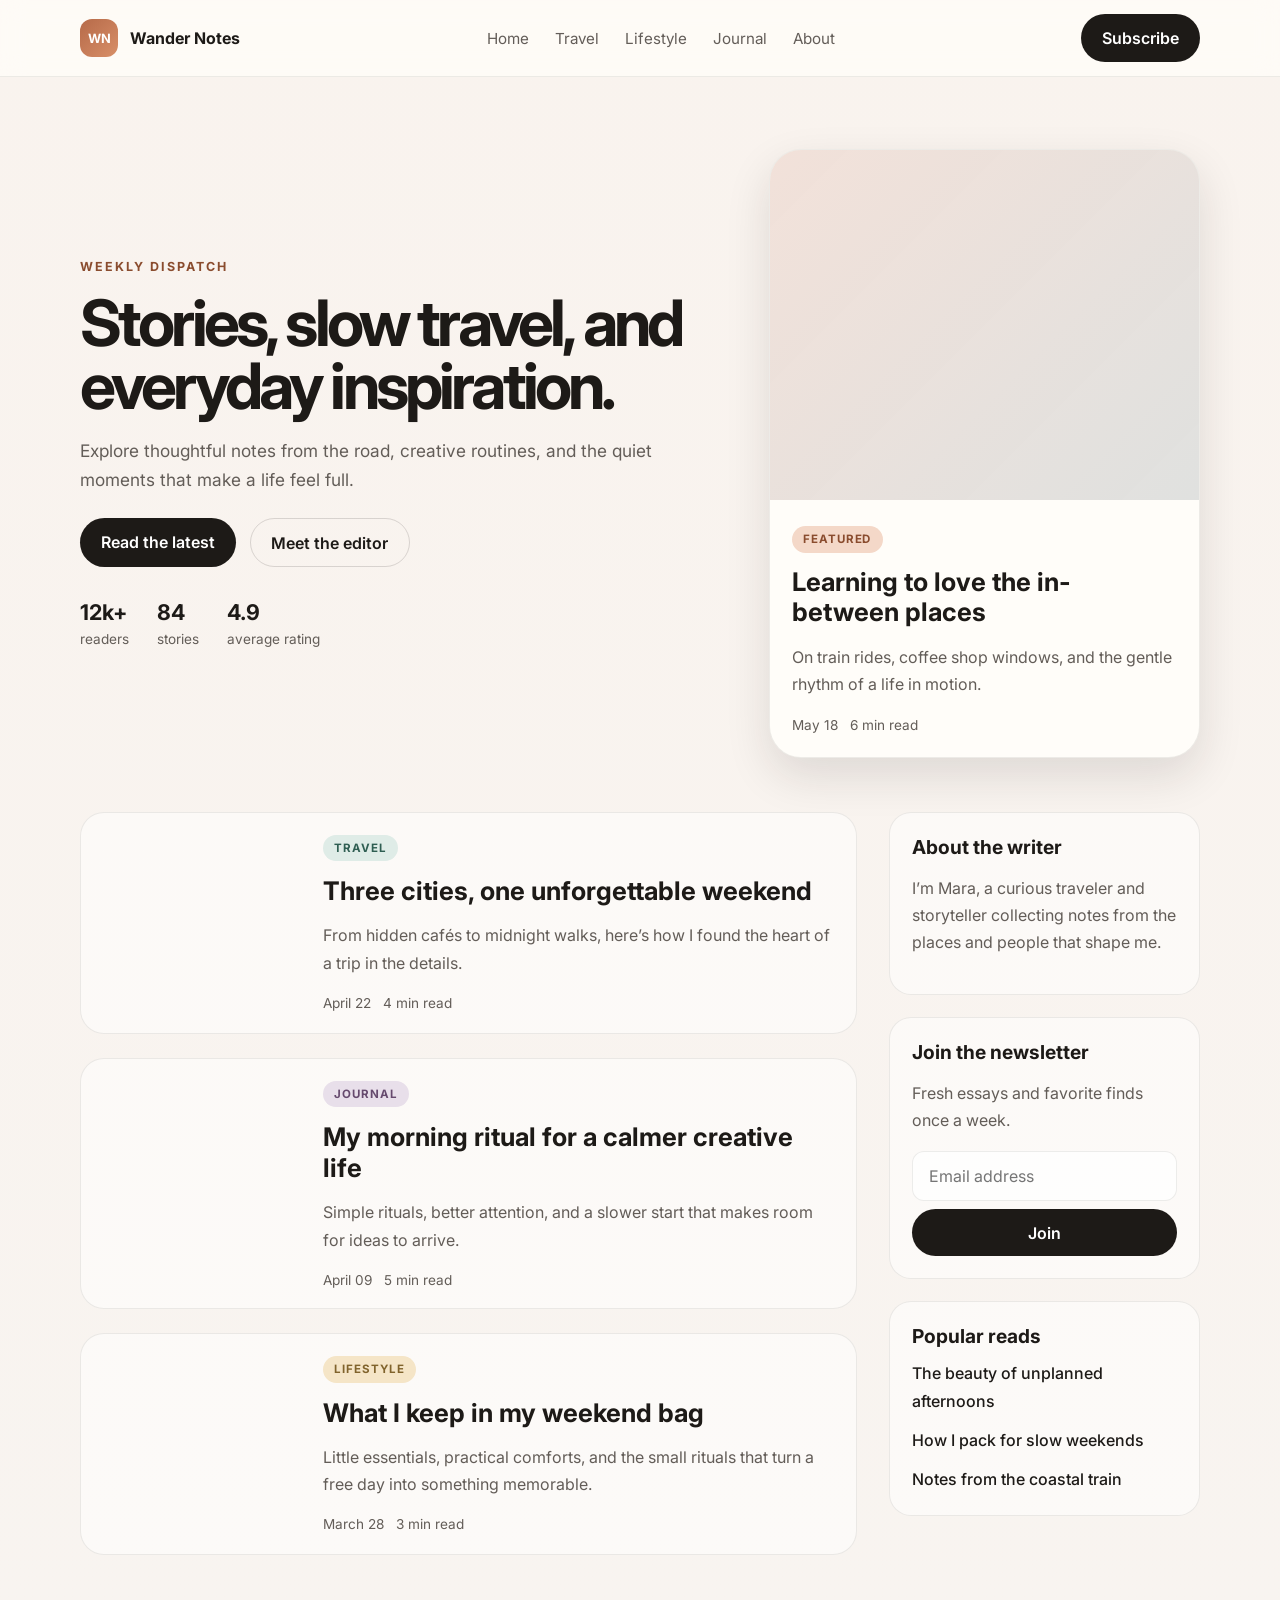
<file: index.html>
<!DOCTYPE html>
<html lang="en">
  <head>
    <meta charset="UTF-8" />
    <meta name="viewport" content="width=device-width, initial-scale=1.0" />
    <title>Wander Notes</title>
    <link rel="preconnect" href="https://fonts.googleapis.com" />
    <link rel="preconnect" href="https://fonts.gstatic.com" crossorigin />
    <link href="https://fonts.googleapis.com/css2?family=Inter:wght@400;500;600;700;800&display=swap" rel="stylesheet" />
    <link rel="stylesheet" href="styles.css" />
  </head>
  <body>
    <header class="site-header">
      <div class="container nav">
        <div class="brand-wrap">
          <div class="brand-mark">WN</div>
          <span>Wander Notes</span>
        </div>
        <nav class="main-nav" aria-label="Main navigation">
          <a href="#">Home</a>
          <a href="#">Travel</a>
          <a href="#">Lifestyle</a>
          <a href="#">Journal</a>
          <a href="#">About</a>
        </nav>
        <button class="nav-button">Subscribe</button>
      </div>
    </header>

    <main>
      <section class="hero">
        <div class="container hero-content">
          <div class="hero-text">
            <p class="eyebrow">Weekly Dispatch</p>
            <h1>Stories, slow travel, and everyday inspiration.</h1>
            <p class="lede">
              Explore thoughtful notes from the road, creative routines, and the quiet moments that make a life feel full.
            </p>
            <div class="hero-actions">
              <a class="primary-btn" href="#latest">Read the latest</a>
              <a class="secondary-btn" href="#about">Meet the editor</a>
            </div>
            <ul class="stats" aria-label="Blog statistics">
              <li><strong>12k+</strong><span>readers</span></li>
              <li><strong>84</strong><span>stories</span></li>
              <li><strong>4.9</strong><span>average rating</span></li>
            </ul>
          </div>

          <div class="hero-card" aria-label="Featured post preview">
            <div class="card-image"></div>
            <div class="card-body">
              <span class="tag">Featured</span>
              <h2>Learning to love the in-between places</h2>
              <p>On train rides, coffee shop windows, and the gentle rhythm of a life in motion.</p>
              <div class="meta-row">
                <span>May 18</span>
                <span>6 min read</span>
              </div>
            </div>
          </div>
        </div>
      </section>

      <section class="content container" id="latest">
        <div class="posts">
          <article class="post-card">
            <div class="post-image image-one"></div>
            <div class="post-body">
              <span class="tag travel">Travel</span>
              <h3>Three cities, one unforgettable weekend</h3>
              <p>From hidden cafés to midnight walks, here’s how I found the heart of a trip in the details.</p>
              <div class="meta-row">
                <span>April 22</span>
                <span>4 min read</span>
              </div>
            </div>
          </article>

          <article class="post-card">
            <div class="post-image image-two"></div>
            <div class="post-body">
              <span class="tag journal">Journal</span>
              <h3>My morning ritual for a calmer creative life</h3>
              <p>Simple rituals, better attention, and a slower start that makes room for ideas to arrive.</p>
              <div class="meta-row">
                <span>April 09</span>
                <span>5 min read</span>
              </div>
            </div>
          </article>

          <article class="post-card">
            <div class="post-image image-three"></div>
            <div class="post-body">
              <span class="tag lifestyle">Lifestyle</span>
              <h3>What I keep in my weekend bag</h3>
              <p>Little essentials, practical comforts, and the small rituals that turn a free day into something memorable.</p>
              <div class="meta-row">
                <span>March 28</span>
                <span>3 min read</span>
              </div>
            </div>
          </article>
        </div>

        <aside class="sidebar">
          <div class="side-card about-card" id="about">
            <h3>About the writer</h3>
            <p>
              I’m Mara, a curious traveler and storyteller collecting notes from the places and people that shape me.
            </p>
          </div>

          <div class="side-card newsletter">
            <h3>Join the newsletter</h3>
            <p>Fresh essays and favorite finds once a week.</p>
            <form>
              <input type="email" placeholder="Email address" aria-label="Email address" />
              <button type="submit">Join</button>
            </form>
          </div>

          <div class="side-card popular">
            <h3>Popular reads</h3>
            <ul>
              <li><a href="#">The beauty of unplanned afternoons</a></li>
              <li><a href="#">How I pack for slow weekends</a></li>
              <li><a href="#">Notes from the coastal train</a></li>
            </ul>
          </div>
        </aside>
      </section>
    </main>
  </body>
</html>
</file>
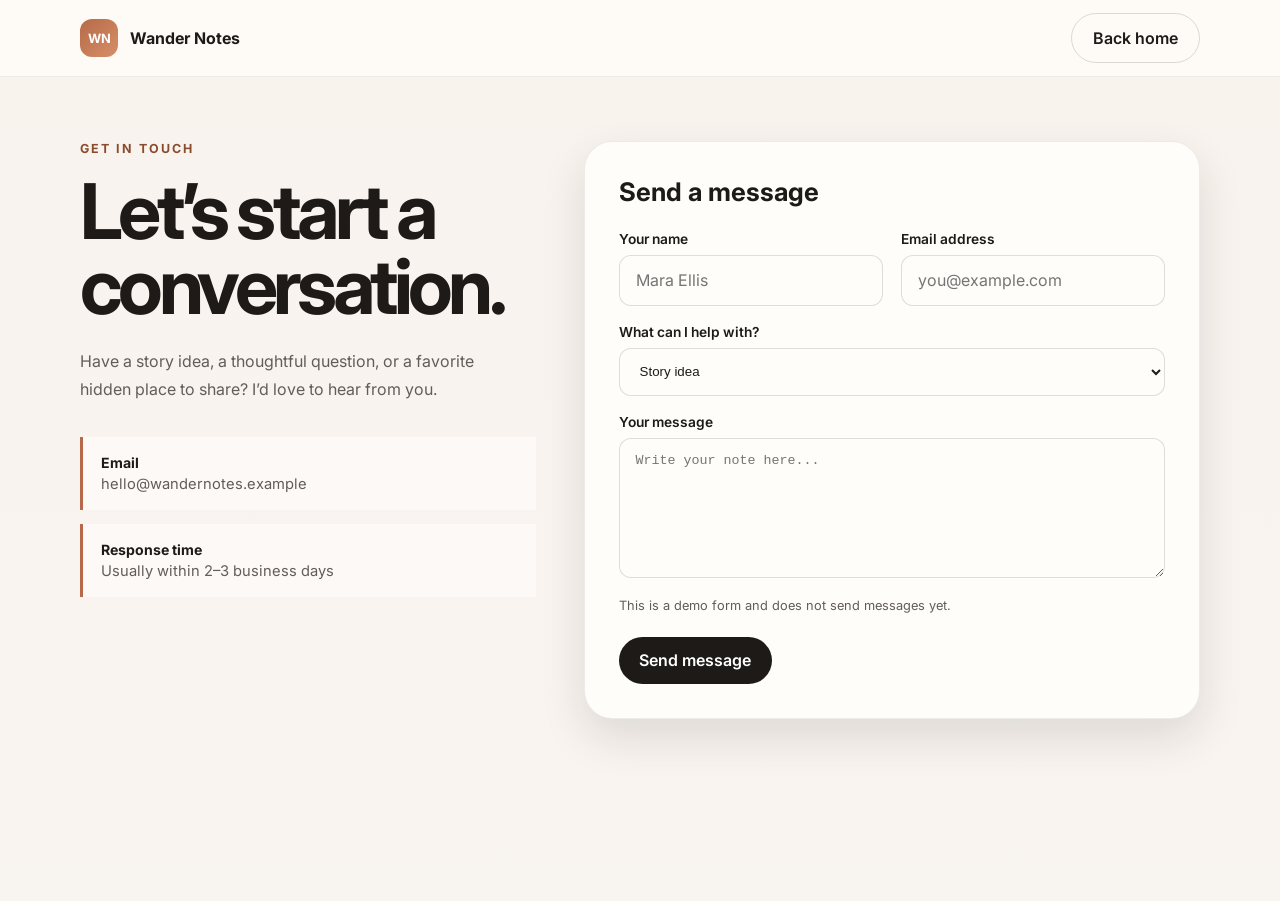
<file: contact.html>
<!DOCTYPE html>
<html lang="en">
  <head>
    <meta charset="UTF-8" />
    <meta name="viewport" content="width=device-width, initial-scale=1.0" />
    <title>Contact | Wander Notes</title>
    <link rel="preconnect" href="https://fonts.googleapis.com" />
    <link rel="preconnect" href="https://fonts.gstatic.com" crossorigin />
    <link href="https://fonts.googleapis.com/css2?family=Inter:wght@400;500;600;700;800&display=swap" rel="stylesheet" />
    <link rel="stylesheet" href="styles.css" />
    <style>
      .contact-page {
        min-height: calc(100vh - 76px);
        padding: 64px 0 80px;
      }

      .contact-layout {
        display: grid;
        grid-template-columns: 0.85fr 1.15fr;
        gap: 48px;
        align-items: start;
      }

      .contact-intro h1 {
        margin: 0;
        max-width: 480px;
        font-size: clamp(2.6rem, 6vw, 4.8rem);
        line-height: 0.98;
        letter-spacing: -0.06em;
      }

      .contact-intro > p:not(.eyebrow) {
        max-width: 430px;
        margin: 22px 0 0;
        color: var(--muted);
        line-height: 1.75;
      }

      .contact-details {
        display: grid;
        gap: 14px;
        margin-top: 34px;
      }

      .contact-detail {
        padding: 17px 18px;
        border-left: 3px solid var(--accent);
        background: rgba(255, 255, 255, 0.48);
      }

      .contact-detail strong,
      .contact-detail span {
        display: block;
      }

      .contact-detail strong {
        margin-bottom: 4px;
        font-size: 0.88rem;
      }

      .contact-detail span {
        color: var(--muted);
        font-size: 0.92rem;
      }

      .contact-form {
        padding: 34px;
        background: var(--paper);
        border: 1px solid var(--line);
        border-radius: 28px;
        box-shadow: var(--shadow);
      }

      .contact-form h2 {
        margin: 0 0 24px;
        font-size: 1.6rem;
      }

      .form-grid {
        display: grid;
        grid-template-columns: 1fr 1fr;
        gap: 18px;
      }

      .field {
        display: grid;
        gap: 8px;
      }

      .field.full-width {
        grid-column: 1 / -1;
      }

      .field label {
        font-size: 0.86rem;
        font-weight: 600;
      }

      .field input,
      .field select,
      .field textarea {
        width: 100%;
        border: 1px solid rgba(29, 26, 23, 0.14);
        border-radius: 12px;
        padding: 0.9rem 1rem;
        color: var(--ink);
        background: #fffdfa;
        outline: none;
      }

      .field input:focus,
      .field select:focus,
      .field textarea:focus {
        border-color: var(--accent);
        box-shadow: 0 0 0 3px rgba(182, 106, 73, 0.14);
      }

      .field textarea {
        min-height: 140px;
        resize: vertical;
      }

      .form-note {
        margin: 18px 0 0;
        color: var(--muted);
        font-size: 0.8rem;
        line-height: 1.5;
      }

      .contact-form button {
        margin-top: 22px;
        border: 0;
        cursor: pointer;
      }

      @media (max-width: 760px) {
        .contact-layout {
          grid-template-columns: 1fr;
          gap: 36px;
        }
      }

      @media (max-width: 540px) {
        .contact-page {
          padding-top: 42px;
        }

        .contact-form {
          padding: 25px 20px;
        }

        .form-grid {
          grid-template-columns: 1fr;
        }

        .field.full-width {
          grid-column: auto;
        }
      }
    </style>
  </head>
  <body>
    <header class="site-header">
      <div class="container nav">
        <a class="brand-wrap" href="index.html" aria-label="Wander Notes home">
          <div class="brand-mark">WN</div>
          <span>Wander Notes</span>
        </a>
        <a class="secondary-btn" href="index.html">Back home</a>
      </div>
    </header>

    <main class="contact-page">
      <div class="container contact-layout">
        <section class="contact-intro" aria-labelledby="contact-title">
          <p class="eyebrow">Get in touch</p>
          <h1 id="contact-title">Let’s start a conversation.</h1>
          <p>Have a story idea, a thoughtful question, or a favorite hidden place to share? I’d love to hear from you.</p>
          <div class="contact-details">
            <div class="contact-detail">
              <strong>Email</strong>
              <span>hello@wandernotes.example</span>
            </div>
            <div class="contact-detail">
              <strong>Response time</strong>
              <span>Usually within 2–3 business days</span>
            </div>
          </div>
        </section>

        <section class="contact-form" aria-labelledby="form-title">
          <h2 id="form-title">Send a message</h2>
          <form action="#" method="post">
            <div class="form-grid">
              <div class="field">
                <label for="name">Your name</label>
                <input id="name" name="name" type="text" autocomplete="name" placeholder="Mara Ellis" required />
              </div>
              <div class="field">
                <label for="email">Email address</label>
                <input id="email" name="email" type="email" autocomplete="email" placeholder="you@example.com" required />
              </div>
              <div class="field full-width">
                <label for="topic">What can I help with?</label>
                <select id="topic" name="topic">
                  <option value="story-idea">Story idea</option>
                  <option value="collaboration">Collaboration</option>
                  <option value="reader-note">Reader note</option>
                  <option value="other">Something else</option>
                </select>
              </div>
              <div class="field full-width">
                <label for="message">Your message</label>
                <textarea id="message" name="message" placeholder="Write your note here..." required></textarea>
              </div>
            </div>
            <p class="form-note">This is a demo form and does not send messages yet.</p>
            <button class="primary-btn" type="submit">Send message</button>
          </form>
        </section>
      </div>
    </main>
  </body>
</html>
</file>
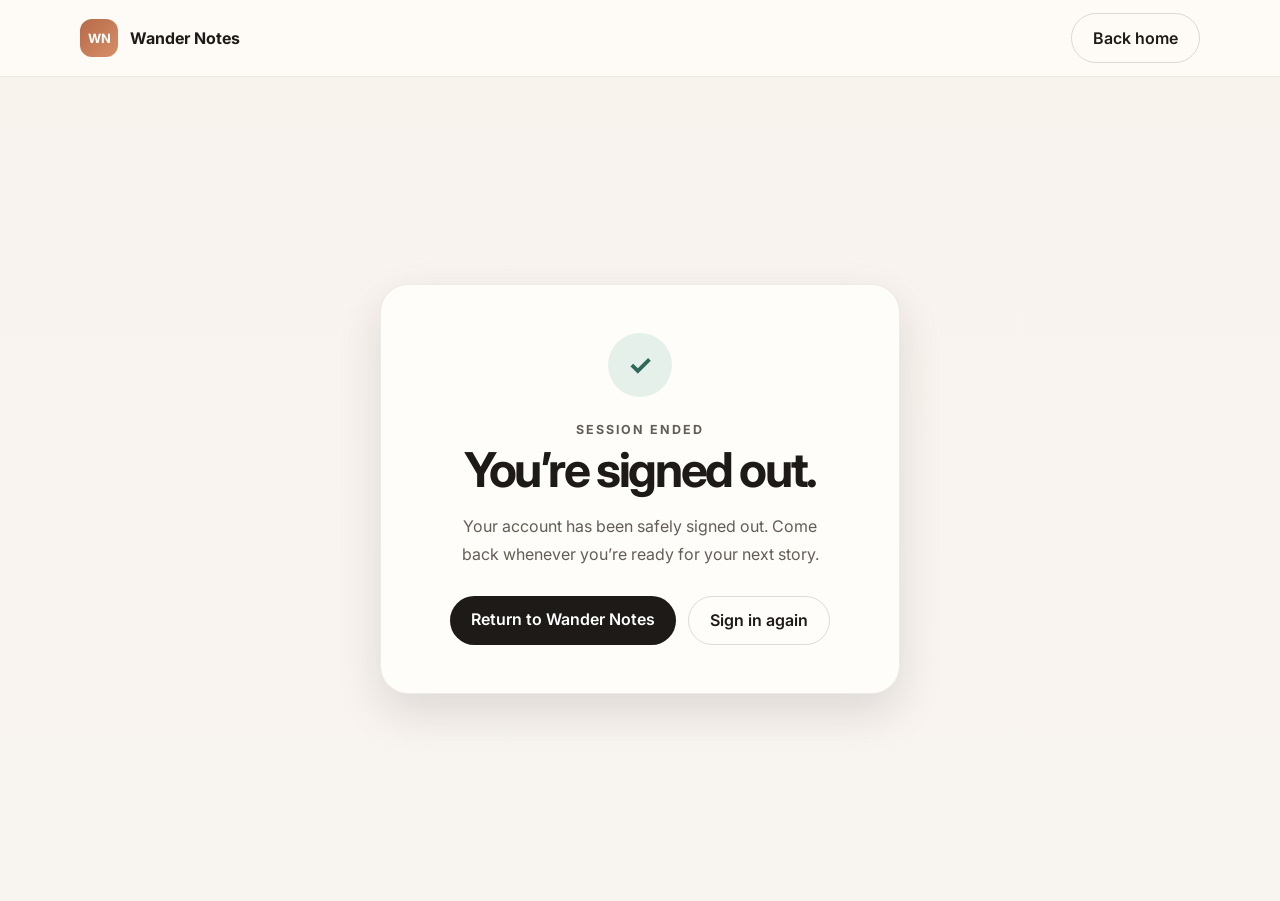
<file: logout.html>
<!DOCTYPE html>
<html lang="en">
  <head>
    <meta charset="UTF-8" />
    <meta name="viewport" content="width=device-width, initial-scale=1.0" />
    <title>Signed out | Wander Notes</title>
    <link rel="preconnect" href="https://fonts.googleapis.com" />
    <link rel="preconnect" href="https://fonts.gstatic.com" crossorigin />
    <link href="https://fonts.googleapis.com/css2?family=Inter:wght@400;500;600;700;800&display=swap" rel="stylesheet" />
    <link rel="stylesheet" href="styles.css" />
    <style>
      .logout-page {
        min-height: calc(100vh - 76px);
        display: grid;
        place-items: center;
        padding: 48px 0;
      }

      .logout-card {
        width: min(100%, 520px);
        padding: 48px 42px;
        text-align: center;
        background: var(--paper);
        border: 1px solid var(--line);
        border-radius: 28px;
        box-shadow: var(--shadow);
      }

      .logout-icon {
        width: 64px;
        height: 64px;
        margin: 0 auto 22px;
        display: grid;
        place-items: center;
        border-radius: 50%;
        background: #e5f0eb;
        color: #2f6858;
        font-size: 1.75rem;
        font-weight: 700;
      }

      .logout-card h1 {
        margin: 0;
        font-size: clamp(2rem, 5vw, 3rem);
        letter-spacing: -0.05em;
      }

      .logout-card p {
        margin: 14px auto 0;
        max-width: 380px;
        color: var(--muted);
        line-height: 1.7;
      }

      .logout-actions {
        display: flex;
        justify-content: center;
        flex-wrap: wrap;
        gap: 12px;
        margin-top: 28px;
      }

      @media (max-width: 540px) {
        .logout-card {
          padding: 36px 24px;
        }
      }
    </style>
  </head>
  <body>
    <header class="site-header">
      <div class="container nav">
        <a class="brand-wrap" href="index.html" aria-label="Wander Notes home">
          <div class="brand-mark">WN</div>
          <span>Wander Notes</span>
        </a>
        <a class="secondary-btn" href="index.html">Back home</a>
      </div>
    </header>

    <main class="logout-page">
      <section class="logout-card" aria-labelledby="logout-title">
        <div class="logout-icon" aria-hidden="true">✓</div>
        <p class="eyebrow">Session ended</p>
        <h1 id="logout-title">You’re signed out.</h1>
        <p>Your account has been safely signed out. Come back whenever you’re ready for your next story.</p>
        <div class="logout-actions">
          <a class="primary-btn" href="index.html">Return to Wander Notes</a>
          <a class="secondary-btn" href="#">Sign in again</a>
        </div>
      </section>
    </main>
  </body>
</html>
</file>
<file: styles.css>
:root {
  --bg: #f5efe8;
  --paper: #fffdf9;
  --card: #f1e6db;
  --ink: #1d1a17;
  --muted: #635d58;
  --accent: #b66a49;
  --accent-dark: #8a4c2e;
  --line: rgba(29, 26, 23, 0.08);
  --shadow: 0 18px 45px rgba(29, 26, 23, 0.12);
}

* {
  box-sizing: border-box;
}

html {
  scroll-behavior: smooth;
}

body {
  margin: 0;
  font-family: "Inter", sans-serif;
  background: linear-gradient(180deg, #f9f3ee 0%, #f8f4f0 100%);
  color: var(--ink);
}

a {
  color: inherit;
  text-decoration: none;
}

img {
  max-width: 100%;
  display: block;
}

button,
input {
  font: inherit;
}

.container {
  width: min(1120px, calc(100% - 40px));
  margin: 0 auto;
}

.site-header {
  position: sticky;
  top: 0;
  z-index: 10;
  background: rgba(255, 253, 249, 0.78);
  backdrop-filter: blur(12px);
  border-bottom: 1px solid var(--line);
}

.nav {
  display: flex;
  align-items: center;
  justify-content: space-between;
  min-height: 76px;
  gap: 20px;
}

.brand-wrap {
  display: flex;
  align-items: center;
  gap: 12px;
  font-weight: 700;
}

.brand-mark {
  width: 38px;
  height: 38px;
  display: grid;
  place-items: center;
  border-radius: 12px;
  background: linear-gradient(135deg, var(--accent), #d88f68);
  color: white;
  font-size: 0.8rem;
}

.main-nav {
  display: flex;
  align-items: center;
  gap: 26px;
  color: var(--muted);
  font-size: 0.95rem;
}

.main-nav a:hover {
  color: var(--ink);
}

.nav-button,
.primary-btn,
.secondary-btn,
.newsletter button {
  border: 0;
  border-radius: 999px;
  padding: 0.85rem 1.3rem;
  font-weight: 600;
  cursor: pointer;
  transition: transform 0.2s ease, opacity 0.2s ease;
}

.nav-button,
.primary-btn,
.newsletter button {
  background: var(--ink);
  color: white;
}

.secondary-btn {
  background: transparent;
  color: var(--ink);
  border: 1px solid rgba(29, 26, 23, 0.15);
}

.nav-button:hover,
.primary-btn:hover,
.secondary-btn:hover,
.newsletter button:hover {
  transform: translateY(-1px);
}

.hero {
  padding: 72px 0 54px;
}

.hero-content {
  display: grid;
  grid-template-columns: 1.2fr 0.8fr;
  align-items: center;
  gap: 42px;
}

.eyebrow {
  margin: 0 0 18px;
  color: var(--accent-dark);
  font-weight: 700;
  text-transform: uppercase;
  letter-spacing: 0.16em;
  font-size: 0.78rem;
}

.hero-text h1 {
  margin: 0;
  font-size: clamp(2.7rem, 5vw, 5rem);
  line-height: 0.98;
  letter-spacing: -0.06em;
}

.lede {
  margin: 18px 0 0;
  max-width: 620px;
  color: var(--muted);
  font-size: 1.08rem;
  line-height: 1.7;
}

.hero-actions {
  display: flex;
  flex-wrap: wrap;
  gap: 14px;
  margin-top: 24px;
}

.stats {
  list-style: none;
  padding: 0;
  margin: 32px 0 0;
  display: flex;
  flex-wrap: wrap;
  gap: 28px;
}

.stats li {
  display: flex;
  flex-direction: column;
  gap: 6px;
}

.stats strong {
  font-size: 1.35rem;
}

.stats span {
  color: var(--muted);
  font-size: 0.85rem;
}

.hero-card {
  background: var(--paper);
  border: 1px solid var(--line);
  border-radius: 32px;
  overflow: hidden;
  box-shadow: var(--shadow);
}

.card-image {
  height: 350px;
  background: linear-gradient(135deg, rgba(184, 101, 74, 0.18), rgba(60, 80, 88, 0.16)),
    url("https://images.unsplash.com/photo-1501785888041-af3ef285b470?auto=format&fit=crop&w=900&q=80") center/cover no-repeat;
}

.card-body {
  padding: 26px 22px 24px;
}

.tag {
  display: inline-block;
  padding: 0.4rem 0.7rem;
  border-radius: 999px;
  background: #f4d8c8;
  color: var(--accent-dark);
  font-size: 0.72rem;
  font-weight: 700;
  text-transform: uppercase;
  letter-spacing: 0.08em;
}

.tag.travel {
  background: #dfece7;
  color: #2f5e52;
}

.tag.journal {
  background: #e8dfea;
  color: #664a6e;
}

.tag.lifestyle {
  background: #f5e5c7;
  color: #80632c;
}

.card-body h2 {
  margin: 14px 0 10px;
  font-size: clamp(1.5rem, 2vw, 2.1rem);
  line-height: 1.2;
}

.card-body p,
.post-body p,
.about-card p,
.newsletter p,
.popular li {
  color: var(--muted);
  line-height: 1.7;
}

.meta-row {
  display: flex;
  gap: 12px;
  flex-wrap: wrap;
  margin-top: 18px;
  color: var(--muted);
  font-size: 0.85rem;
}

.content {
  display: grid;
  grid-template-columns: minmax(0, 2fr) minmax(260px, 0.8fr);
  gap: 32px;
  padding-bottom: 72px;
}

.posts {
  display: grid;
  gap: 24px;
}

.post-card {
  display: grid;
  grid-template-columns: 220px 1fr;
  background: rgba(255, 255, 255, 0.5);
  border: 1px solid var(--line);
  border-radius: 24px;
  overflow: hidden;
}

.post-image {
  min-height: 220px;
  background-size: cover;
  background-position: center;
}

.image-one {
  background-image: url("https://images.unsplash.com/photo-1493246507139-91e8fad9978e?auto=format&fit=crop&w=800&q=80");
}

.image-two {
  background-image: url("https://images.unsplash.com/photo-1517841905240-472988babdf9?auto=format&fit=crop&w=800&q=80");
}

.image-three {
  background-image: url("https://images.unsplash.com/photo-1529156069898-49953e39b3ac?auto=format&fit=crop&w=800&q=80");
}

.post-body {
  padding: 22px 22px 20px;
}

.post-body h3 {
  margin: 14px 0 12px;
  font-size: clamp(1.3rem, 2vw, 1.7rem);
}

.sidebar {
  display: grid;
  gap: 22px;
  align-content: start;
}

.side-card {
  background: rgba(255, 255, 255, 0.5);
  border: 1px solid var(--line);
  border-radius: 22px;
  padding: 22px;
}

.side-card h3 {
  margin: 0 0 12px;
  font-size: 1.2rem;
}

.newsletter form {
  display: flex;
  gap: 8px;
  margin-top: 16px;
  flex-direction: column;
}

.newsletter input {
  width: 100%;
  padding: 0.9rem 1rem;
  border: 1px solid var(--line);
  border-radius: 12px;
  background: rgba(255,255,255,0.7);
}

.popular ul {
  list-style: none;
  padding: 0;
  margin: 0;
  display: grid;
  gap: 12px;
}

.popular li a {
  color: var(--ink);
  font-weight: 500;
}

@media (max-width: 860px) {
  .hero-content,
  .content {
    grid-template-columns: 1fr;
  }

  .main-nav {
    display: none;
  }

  .post-card {
    grid-template-columns: 1fr;
  }
}

@media (max-width: 540px) {
  .hero {
    padding-top: 42px;
  }

  .hero-text h1 {
    font-size: 2.7rem;
  }

  .nav {
    min-height: 68px;
  }

  .nav-button {
    display: none;
  }
}
</file>
